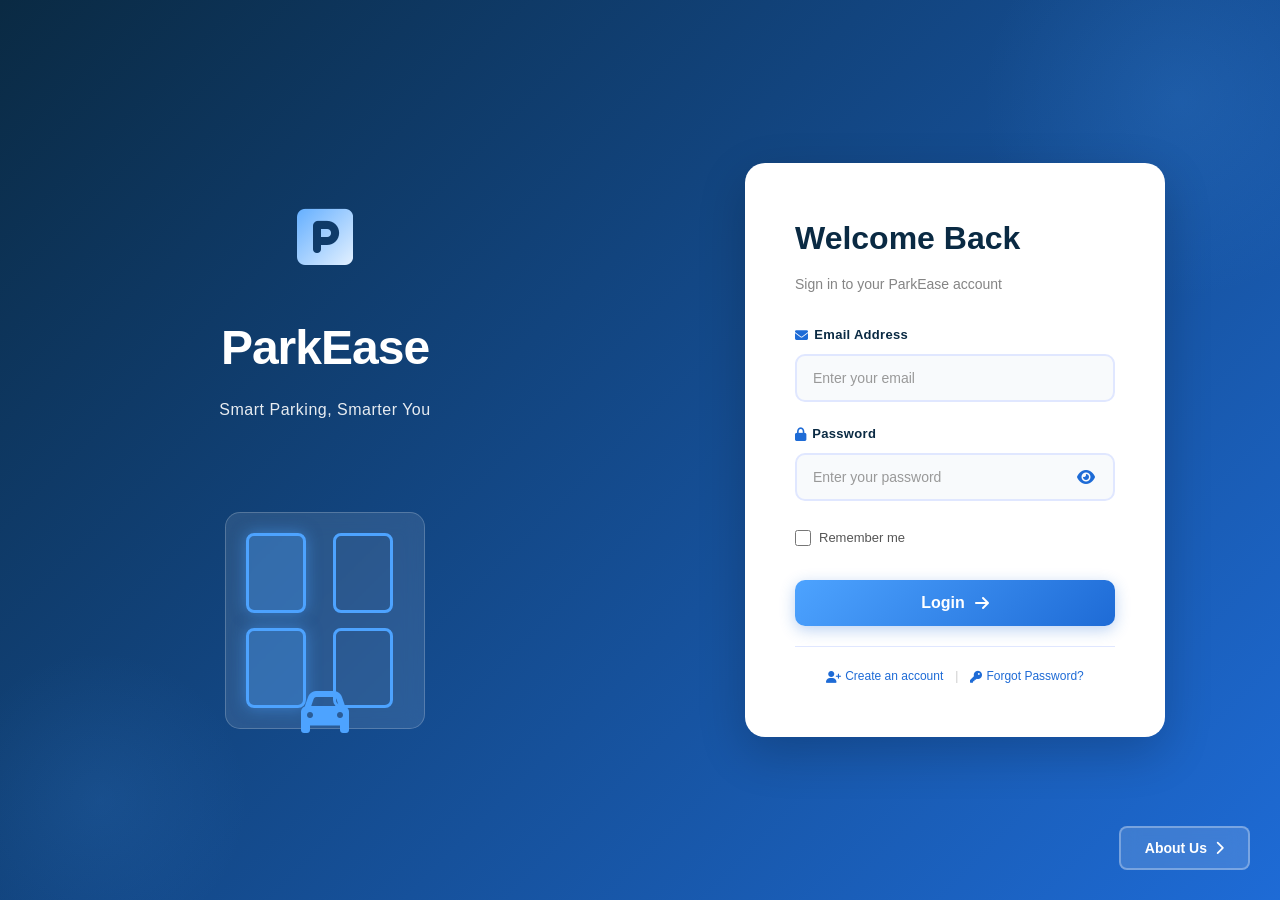
<file: index.html>
<!DOCTYPE html>
<html lang="en">
<head>
    <meta charset="UTF-8">
    <meta name="viewport" content="width=device-width, initial-scale=1.0">
    <title>ParkEase - Parking Management System</title>
    <link rel="stylesheet" href="style.css">
    <link rel="stylesheet" href="https://cdnjs.cloudflare.com/ajax/libs/font-awesome/6.4.0/css/all.min.css">
</head>
<body>
    <!-- Page 1: Login Form Section -->
    <section class="login-section" id="loginPage">
        <div class="login-container">
            <!-- Left Side: Illustrations and Brand -->
            <div class="login-left">
                <div class="brand-section">
                    <div class="brand-icon">
                        <i class="fas fa-parking"></i>
                    </div>
                    <h1 class="brand-name">ParkEase</h1>
                    <p class="brand-tagline">Smart Parking, Smarter You</p>
                </div>
                <div class="illustration-container">
                    <div class="parking-illustration">
                        <div class="parking-lot">
                            <div class="parking-slot active"></div>
                            <div class="parking-slot"></div>
                            <div class="parking-slot active"></div>
                            <div class="parking-slot"></div>
                        </div>
                        <div class="car-icon">
                            <i class="fas fa-car"></i>
                        </div>
                    </div>
                </div>
            </div>

            <!-- Right Side: Login Form -->
            <div class="login-right">
                <div class="login-form-container">
                    <h2 class="form-title">Welcome Back</h2>
                    <p class="form-subtitle">Sign in to your ParkEase account</p>

                    <form class="login-form" id="loginForm">
                        <!-- Email Field -->
                        <div class="form-group">
                            <label for="email" class="form-label">
                                <i class="fas fa-envelope"></i> Email Address
                            </label>
                            <input 
                                type="email" 
                                id="email" 
                                class="form-input" 
                                placeholder="Enter your email"
                                required
                            >
                            <div class="input-glow"></div>
                        </div>

                        <!-- Password Field -->
                        <div class="form-group">
                            <label for="password" class="form-label">
                                <i class="fas fa-lock"></i> Password
                            </label>
                            <div class="password-wrapper">
                                <input 
                                    type="password" 
                                    id="password" 
                                    class="form-input" 
                                    placeholder="Enter your password"
                                    required
                                >
                                <button type="button" class="toggle-password" id="togglePassword">
                                    <i class="fas fa-eye"></i>
                                </button>
                            </div>
                            <div class="input-glow"></div>
                        </div>

                        <!-- Remember Me -->
                        <div class="form-remember">
                            <input type="checkbox" id="rememberMe">
                            <label for="rememberMe">Remember me</label>
                        </div>

                        <!-- Login Button -->
                        <button type="submit" class="login-button">
                            <span>Login</span>
                            <i class="fas fa-arrow-right"></i>
                        </button>
                    </form>

                    <!-- Links -->
                    <div class="form-links">
                        <a href="#" class="link-text register-link">
                            <i class="fas fa-user-plus"></i> Create an account
                        </a>
                        <span class="link-divider">|</span>
                        <a href="#" class="link-text forgot-link">
                            <i class="fas fa-key"></i> Forgot Password?
                        </a>
                    </div>

                    <!-- Demo Info -->
                    <div class="demo-info">
                        <p><strong>Demo Credentials:</strong></p>
                        <p>Email: <code>Parking@parkease.com</code></p>
                        <p>Password: <code>Park123</code></p>
                    </div>
                </div>
            </div>
        </div>

        <!-- Navigation to About Page -->
        <div class="nav-buttons">
            <button class="nav-button next-btn" id="goToAbout">
                About Us <i class="fas fa-chevron-right"></i>
            </button>
        </div>
    </section>

    <!-- Page 2: About Us Section -->
    <section class="about-section" id="aboutPage" style="display: none;">
        <div class="about-container">
            <!-- Header -->
            <div class="about-header">
                <h2 class="about-title">About ParkEase</h2>
                <div class="title-underline"></div>
                <p class="about-subtitle">Revolutionizing Urban Parking Management</p>
            </div>

            <!-- Content Row -->
            <div class="about-content">
                <!-- Left: Text Content -->
                <div class="about-text">
                    <div class="about-section-item">
                        <h3>Find Parking with Ease</h3>
                        <p>
                            ParkEase uses advanced real-time tracking to help you discover available parking slots 
                            instantly. No more circling around looking for a spot. Our intelligent system shows you 
                            exactly where to go.
                        </p>
                    </div>

                    <div class="about-section-item">
                        <h3>Real-Time Availability</h3>
                        <p>
                            Monitor parking lot capacity in real-time. Our sensors and smart technology provide 
                            up-to-the-minute updates on parking availability across all connected locations in your area.
                        </p>
                    </div>

                    <div class="about-section-item">
                        <h3>Seamless Experience</h3>
                        <p>
                            From finding a spot to payment, ParkEase streamlines every step of your parking journey. 
                            A modern, intuitive interface makes parking management effortless and convenient for everyone.
                        </p>
                    </div>
                </div>

                <!-- Right: Illustrations -->
                <div class="about-illustrations">
                    <div class="illustration-card parking-lot-illust">
                        <i class="fas fa-square-parking"></i>
                        <h4>Smart Parking Lots</h4>
                    </div>

                    <div class="illustration-card map-illust">
                        <i class="fas fa-map-location-dot"></i>
                        <h4>GPS Navigation</h4>
                    </div>

                    <div class="illustration-card tech-illust">
                        <i class="fas fa-microchip"></i>
                        <h4>IoT Technology</h4>
                    </div>

                    <div class="illustration-card payment-illust">
                        <i class="fas fa-mobile-screen"></i>
                        <h4>Mobile Payments</h4>
                    </div>
                </div>
            </div>

            <!-- Features Grid -->
            <div class="features-section">
                <h3 class="features-title">Our Features</h3>
                <div class="features-grid">
                    <div class="feature-card">
                        <div class="feature-icon">
                            <i class="fas fa-bolt"></i>
                        </div>
                        <h4>Lightning Fast</h4>
                        <p>Get parking information in milliseconds</p>
                    </div>

                    <div class="feature-card">
                        <div class="feature-icon">
                            <i class="fas fa-lock"></i>
                        </div>
                        <h4>Secure & Safe</h4>
                        <p>Enterprise-grade security for your data</p>
                    </div>

                    <div class="feature-card">
                        <div class="feature-icon">
                            <i class="fas fa-globe"></i>
                        </div>
                        <h4>Global Access</h4>
                        <p>Works across multiple cities and regions</p>
                    </div>

                    <div class="feature-card">
                        <div class="feature-icon">
                            <i class="fas fa-chart-line"></i>
                        </div>
                        <h4>Smart Analytics</h4>
                        <p>Track parking trends and patterns</p>
                    </div>
                </div>
            </div>
        </div>

        <!-- Navigation buttons -->
        <div class="nav-buttons">
            <button class="nav-button prev-btn" id="goToLogin">
                <i class="fas fa-chevron-left"></i> Back to Login
            </button>
        </div>
    </section>

    <script src="script.js"></script>
</body>
</html>
</file>
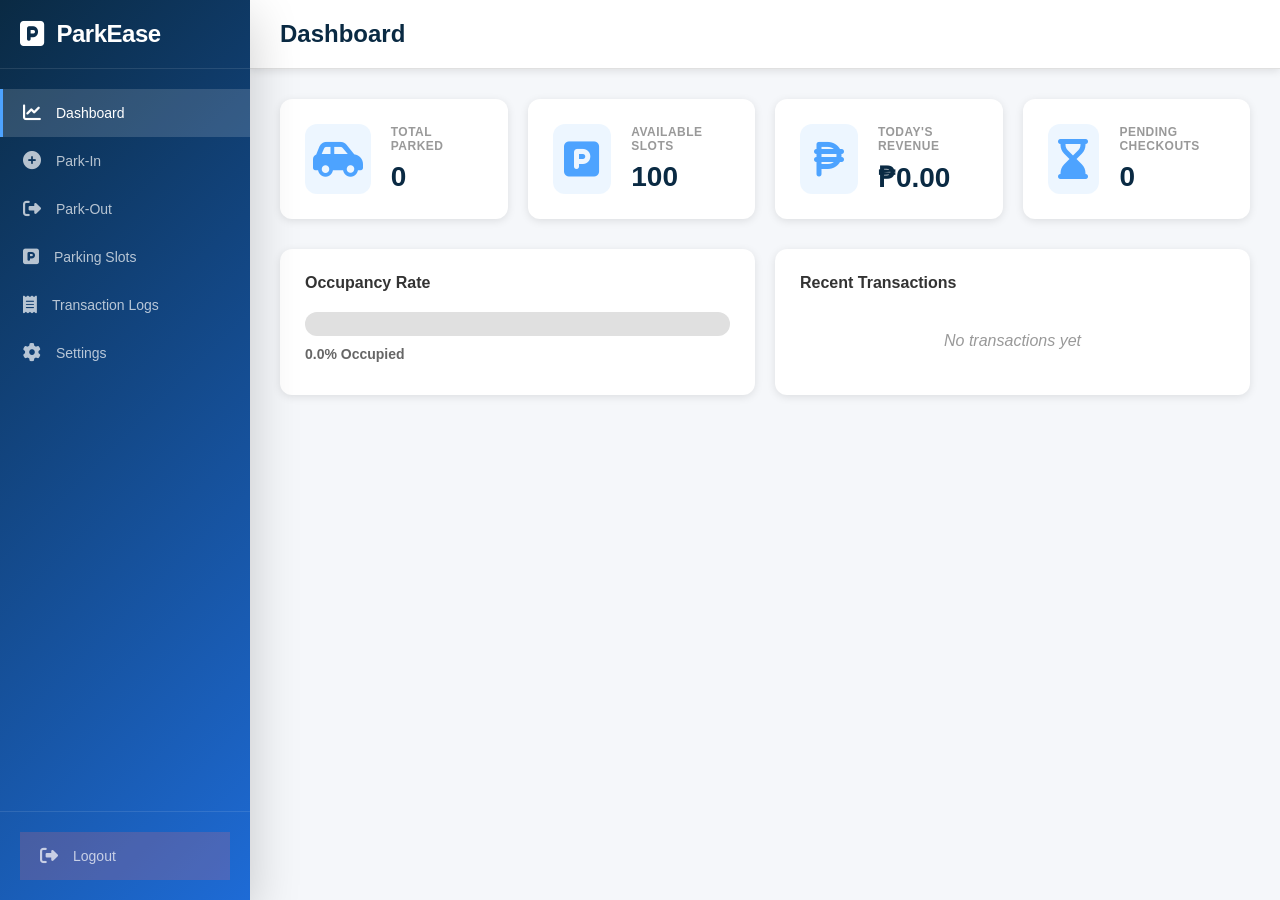
<file: dashboard.html>
<!DOCTYPE html>
<html lang="en">
<head>
    <meta charset="UTF-8">
    <meta name="viewport" content="width=device-width, initial-scale=1.0">
    <title>ParkEase - Admin Dashboard</title>
    <link rel="stylesheet" href="dashboard.css">
    <link rel="stylesheet" href="https://cdnjs.cloudflare.com/ajax/libs/font-awesome/6.4.0/css/all.min.css">
    <link rel="stylesheet" id="pageStylesheet" href="">
</head>
<body>
    <div class="dashboard-container" style="display: flex; width: 100%; height: 100vh;">
        <!-- Sidebar Navigation -->
        <aside class="sidebar">
            <div class="sidebar-header">
                <div class="sidebar-logo">
                    <i class="fas fa-parking"></i>
                    <span>ParkEase</span>
                </div>
                <button class="sidebar-toggle" id="sidebarToggle">
                    <i class="fas fa-times"></i>
                </button>
            </div>

            <nav class="sidebar-nav">
                <a href="#" class="nav-item active" data-page="dashboard">
                    <i class="fas fa-chart-line"></i>
                    <span>Dashboard</span>
                </a>
                <a href="#" class="nav-item" data-page="park-in">
                    <i class="fas fa-plus-circle"></i>
                    <span>Park-In</span>
                </a>
                <a href="#" class="nav-item" data-page="park-out">
                    <i class="fas fa-sign-out-alt"></i>
                    <span>Park-Out</span>
                </a>
                <a href="#" class="nav-item" data-page="slots">
                    <i class="fas fa-square-parking"></i>
                    <span>Parking Slots</span>
                </a>
                <a href="#" class="nav-item" data-page="transactions">
                    <i class="fas fa-receipt"></i>
                    <span>Transaction Logs</span>
                </a>
                <a href="#" class="nav-item" data-page="settings">
                    <i class="fas fa-cog"></i>
                    <span>Settings</span>
                </a>
            </nav>

            <div class="sidebar-footer">
                <button class="nav-item logout-btn" id="logoutBtn">
                    <i class="fas fa-sign-out-alt"></i>
                    <span>Logout</span>
                </button>
            </div>
        </aside>

        <!-- Main Content Area -->
        <main class="main-content">
            <!-- Top Header -->
            <header class="top-header">
                <div class="header-left">
                    <button class="menu-toggle" id="menuToggle">
                        <i class="fas fa-bars"></i>
                    </button>
                    <h1 class="page-title" id="pageTitle">Dashboard</h1>
                </div>

                <div class="header-right">
                </div>
            </header>

            <!-- Page Content Container -->
            <div class="content-wrapper" id="contentWrapper">
                <!-- Content will be loaded dynamically here -->
                <div class="loading-message">
                    <i class="fas fa-spinner fa-spin"></i>
                    <p>Loading...</p>
                </div>
            </div>
        </main>
    </div>

    <!-- Notification Container -->
    <div id="notificationContainer" class="notification-container"></div>

    <script src="dashboard.js"></script>
</body>
</html>
</file>
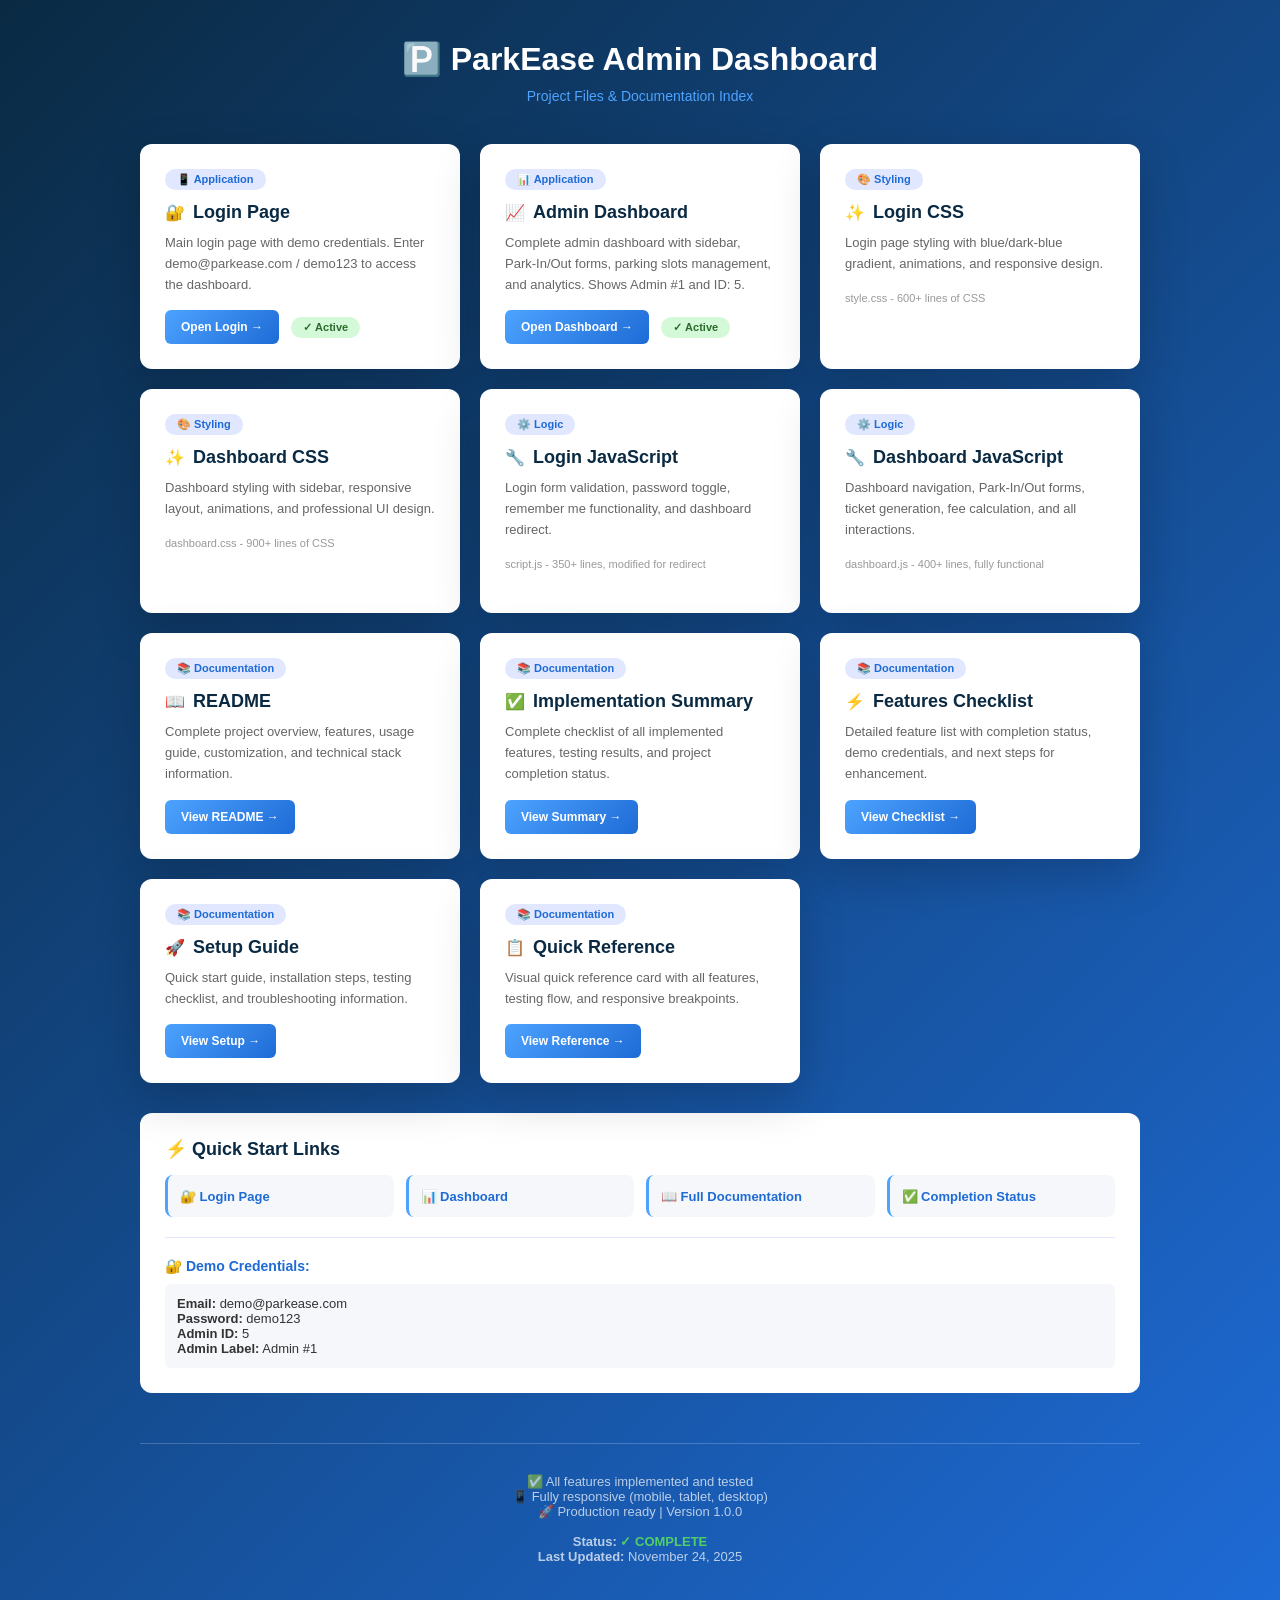
<file: index-files.html>
<!DOCTYPE html>
<html lang="en">
<head>
    <meta charset="UTF-8">
    <meta name="viewport" content="width=device-width, initial-scale=1.0">
    <title>ParkEase - Project Files Index</title>
    <style>
        * {
            margin: 0;
            padding: 0;
            box-sizing: border-box;
        }

        body {
            font-family: 'Segoe UI', Tahoma, Geneva, Verdana, sans-serif;
            background: linear-gradient(135deg, #0A2A43 0%, #1E6BD6 100%);
            min-height: 100vh;
            padding: 40px 20px;
        }

        .container {
            max-width: 1000px;
            margin: 0 auto;
        }

        h1 {
            color: white;
            text-align: center;
            margin-bottom: 10px;
            font-size: 32px;
        }

        .subtitle {
            color: #4DA3FF;
            text-align: center;
            margin-bottom: 40px;
            font-size: 14px;
        }

        .grid {
            display: grid;
            grid-template-columns: repeat(auto-fit, minmax(300px, 1fr));
            gap: 20px;
        }

        .card {
            background: white;
            padding: 25px;
            border-radius: 12px;
            box-shadow: 0 16px 48px rgba(0, 0, 0, 0.2);
            transition: all 0.3s ease;
        }

        .card:hover {
            transform: translateY(-5px);
            box-shadow: 0 20px 60px rgba(77, 163, 255, 0.3);
        }

        .card-title {
            font-size: 18px;
            font-weight: 700;
            color: #0A2A43;
            margin-bottom: 10px;
            display: flex;
            align-items: center;
            gap: 8px;
        }

        .card-type {
            display: inline-block;
            padding: 4px 12px;
            background: #E0E7FF;
            color: #1E6BD6;
            border-radius: 20px;
            font-size: 11px;
            font-weight: 600;
            margin-bottom: 12px;
        }

        .card-description {
            color: #666;
            font-size: 13px;
            line-height: 1.6;
            margin-bottom: 15px;
        }

        .card-link {
            display: inline-block;
            padding: 10px 16px;
            background: linear-gradient(135deg, #4DA3FF, #1E6BD6);
            color: white;
            text-decoration: none;
            border-radius: 6px;
            font-size: 12px;
            font-weight: 600;
            transition: all 0.3s ease;
        }

        .card-link:hover {
            transform: scale(1.05);
            box-shadow: 0 8px 20px rgba(30, 107, 214, 0.3);
        }

        .icon {
            font-size: 16px;
        }

        .quick-links {
            background: white;
            padding: 25px;
            border-radius: 12px;
            margin-top: 30px;
            box-shadow: var(--shadow-md);
        }

        .quick-links h2 {
            color: #0A2A43;
            margin-bottom: 15px;
            font-size: 18px;
        }

        .link-list {
            display: grid;
            grid-template-columns: repeat(auto-fit, minmax(200px, 1fr));
            gap: 12px;
        }

        .link-item {
            padding: 12px;
            background: #F5F7FA;
            border-radius: 8px;
            border-left: 3px solid #4DA3FF;
        }

        .link-item a {
            color: #1E6BD6;
            text-decoration: none;
            font-weight: 600;
            font-size: 13px;
        }

        .link-item a:hover {
            color: #4DA3FF;
        }

        .status-badge {
            display: inline-block;
            padding: 4px 12px;
            background: #d3f9d8;
            color: #2d6a2d;
            border-radius: 20px;
            font-size: 11px;
            font-weight: 700;
            margin-left: 8px;
        }

        .footer {
            text-align: center;
            color: rgba(255, 255, 255, 0.7);
            margin-top: 50px;
            padding-top: 30px;
            border-top: 1px solid rgba(255, 255, 255, 0.2);
            font-size: 13px;
        }

        @media (max-width: 768px) {
            h1 {
                font-size: 24px;
            }

            .grid {
                grid-template-columns: 1fr;
            }
        }
    </style>
</head>
<body>
    <div class="container">
        <h1>🅿️ ParkEase Admin Dashboard</h1>
        <p class="subtitle">Project Files & Documentation Index</p>

        <div class="grid">
            <!-- APPLICATION FILES -->
            <div class="card">
                <div class="card-type">📱 Application</div>
                <div class="card-title">
                    <span class="icon">🔐</span>
                    Login Page
                </div>
                <div class="card-description">
                    Main login page with demo credentials. Enter demo@parkease.com / demo123 to access the dashboard.
                </div>
                <a href="index.html" class="card-link">Open Login →</a>
                <span class="status-badge">✓ Active</span>
            </div>

            <div class="card">
                <div class="card-type">📊 Application</div>
                <div class="card-title">
                    <span class="icon">📈</span>
                    Admin Dashboard
                </div>
                <div class="card-description">
                    Complete admin dashboard with sidebar, Park-In/Out forms, parking slots management, and analytics. Shows Admin #1 and ID: 5.
                </div>
                <a href="dashboard.html" class="card-link">Open Dashboard →</a>
                <span class="status-badge">✓ Active</span>
            </div>

            <!-- STYLING FILES -->
            <div class="card">
                <div class="card-type">🎨 Styling</div>
                <div class="card-title">
                    <span class="icon">✨</span>
                    Login CSS
                </div>
                <div class="card-description">
                    Login page styling with blue/dark-blue gradient, animations, and responsive design.
                </div>
                <div class="card-description" style="color: #999; font-size: 11px;">
                    style.css - 600+ lines of CSS
                </div>
            </div>

            <div class="card">
                <div class="card-type">🎨 Styling</div>
                <div class="card-title">
                    <span class="icon">✨</span>
                    Dashboard CSS
                </div>
                <div class="card-description">
                    Dashboard styling with sidebar, responsive layout, animations, and professional UI design.
                </div>
                <div class="card-description" style="color: #999; font-size: 11px;">
                    dashboard.css - 900+ lines of CSS
                </div>
            </div>

            <!-- JAVASCRIPT FILES -->
            <div class="card">
                <div class="card-type">⚙️ Logic</div>
                <div class="card-title">
                    <span class="icon">🔧</span>
                    Login JavaScript
                </div>
                <div class="card-description">
                    Login form validation, password toggle, remember me functionality, and dashboard redirect.
                </div>
                <div class="card-description" style="color: #999; font-size: 11px;">
                    script.js - 350+ lines, modified for redirect
                </div>
            </div>

            <div class="card">
                <div class="card-type">⚙️ Logic</div>
                <div class="card-title">
                    <span class="icon">🔧</span>
                    Dashboard JavaScript
                </div>
                <div class="card-description">
                    Dashboard navigation, Park-In/Out forms, ticket generation, fee calculation, and all interactions.
                </div>
                <div class="card-description" style="color: #999; font-size: 11px;">
                    dashboard.js - 400+ lines, fully functional
                </div>
            </div>

            <!-- DOCUMENTATION FILES -->
            <div class="card">
                <div class="card-type">📚 Documentation</div>
                <div class="card-title">
                    <span class="icon">📖</span>
                    README
                </div>
                <div class="card-description">
                    Complete project overview, features, usage guide, customization, and technical stack information.
                </div>
                <a href="README.md" class="card-link">View README →</a>
            </div>

            <div class="card">
                <div class="card-type">📚 Documentation</div>
                <div class="card-title">
                    <span class="icon">✅</span>
                    Implementation Summary
                </div>
                <div class="card-description">
                    Complete checklist of all implemented features, testing results, and project completion status.
                </div>
                <a href="IMPLEMENTATION_SUMMARY.md" class="card-link">View Summary →</a>
            </div>

            <div class="card">
                <div class="card-type">📚 Documentation</div>
                <div class="card-title">
                    <span class="icon">⚡</span>
                    Features Checklist
                </div>
                <div class="card-description">
                    Detailed feature list with completion status, demo credentials, and next steps for enhancement.
                </div>
                <a href="DASHBOARD_FEATURES.md" class="card-link">View Checklist →</a>
            </div>

            <div class="card">
                <div class="card-type">📚 Documentation</div>
                <div class="card-title">
                    <span class="icon">🚀</span>
                    Setup Guide
                </div>
                <div class="card-description">
                    Quick start guide, installation steps, testing checklist, and troubleshooting information.
                </div>
                <a href="SETUP_GUIDE.txt" class="card-link">View Setup →</a>
            </div>

            <div class="card">
                <div class="card-type">📚 Documentation</div>
                <div class="card-title">
                    <span class="icon">📋</span>
                    Quick Reference
                </div>
                <div class="card-description">
                    Visual quick reference card with all features, testing flow, and responsive breakpoints.
                </div>
                <a href="QUICK_REFERENCE.txt" class="card-link">View Reference →</a>
            </div>
        </div>

        <div class="quick-links">
            <h2>⚡ Quick Start Links</h2>
            <div class="link-list">
                <div class="link-item">
                    <a href="index.html">🔐 Login Page</a>
                </div>
                <div class="link-item">
                    <a href="dashboard.html">📊 Dashboard</a>
                </div>
                <div class="link-item">
                    <a href="README.md">📖 Full Documentation</a>
                </div>
                <div class="link-item">
                    <a href="IMPLEMENTATION_SUMMARY.md">✅ Completion Status</a>
                </div>
            </div>

            <div style="margin-top: 20px; padding-top: 20px; border-top: 1px solid #E0E7FF;">
                <h3 style="color: #1E6BD6; font-size: 14px; margin-bottom: 10px;">🔐 Demo Credentials:</h3>
                <div style="background: #F5F7FA; padding: 12px; border-radius: 6px; font-size: 13px; color: #333;">
                    <strong>Email:</strong> demo@parkease.com<br>
                    <strong>Password:</strong> demo123<br>
                    <strong>Admin ID:</strong> 5<br>
                    <strong>Admin Label:</strong> Admin #1
                </div>
            </div>
        </div>

        <div class="footer">
            <p>✅ All features implemented and tested<br>
            📱 Fully responsive (mobile, tablet, desktop)<br>
            🚀 Production ready | Version 1.0.0<br>
            <br>
            <strong>Status:</strong> <span style="color: #51cf66; font-weight: 700;">✓ COMPLETE</span><br>
            <strong>Last Updated:</strong> November 24, 2025
            </p>
        </div>
    </div>
</body>
</html>
</file>
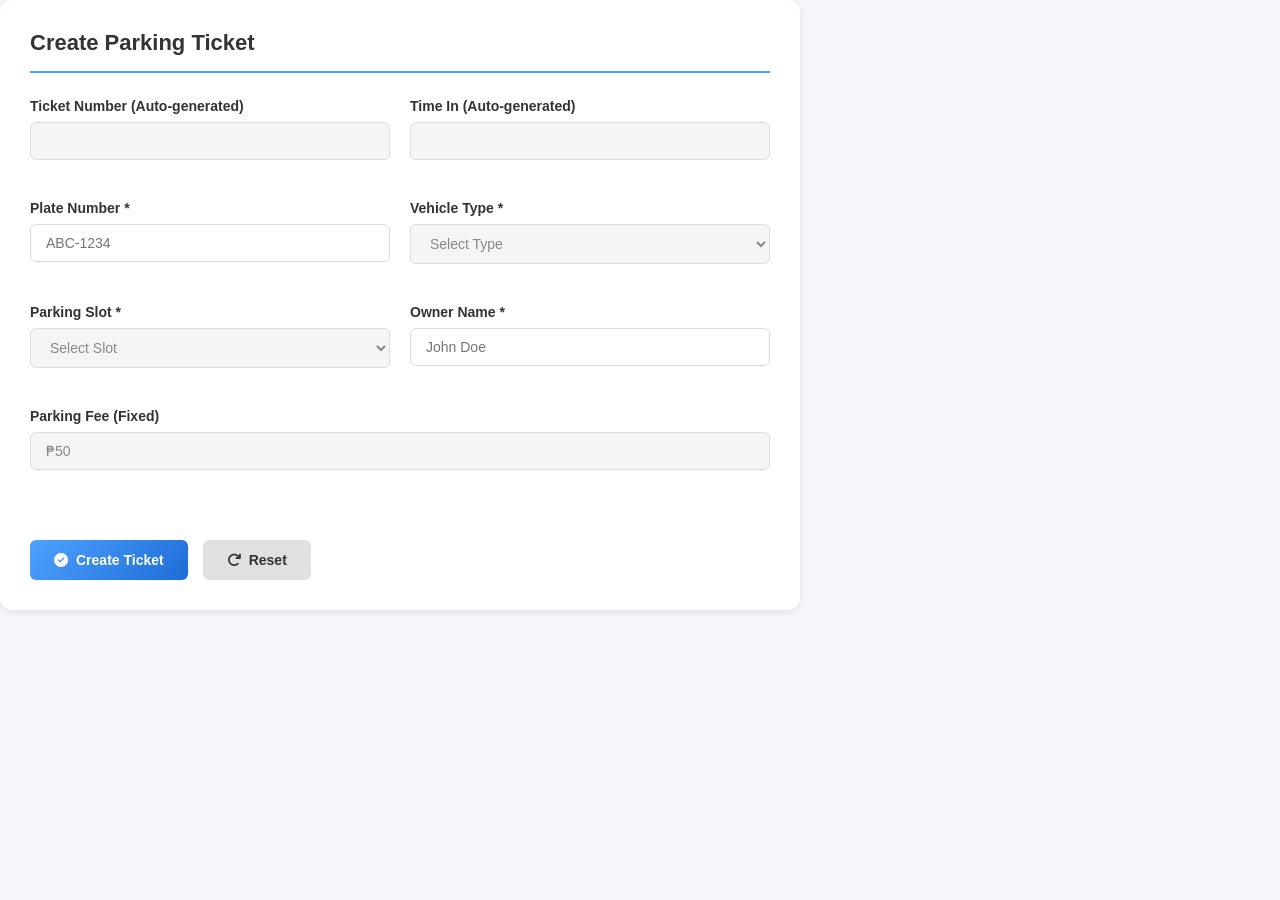
<file: park-in.html>
<!DOCTYPE html>
<html lang="en">
<head>
    <meta charset="UTF-8">
    <meta name="viewport" content="width=device-width, initial-scale=1.0">
    <title>Park-In - ParkEase</title>
    <link rel="stylesheet" href="dashboard.css">
    <link rel="stylesheet" href="https://cdnjs.cloudflare.com/ajax/libs/font-awesome/6.4.0/css/all.min.css">
</head>
<body>
    <div class="form-card">
    <h2>Create Parking Ticket</h2>
    <form id="parkInForm" class="admin-form">
        <div class="form-row">
            <div class="form-group">
                <label>Ticket Number (Auto-generated)</label>
                <input type="text" id="ticketNumber" class="form-input" readonly>
            </div>
            <div class="form-group">
                <label>Time In (Auto-generated)</label>
                <input type="text" id="timeIn" class="form-input" readonly>
            </div>
        </div>

        <div class="form-row">
            <div class="form-group">
                <label>Plate Number *</label>
                <input type="text" id="plateNumber" class="form-input" placeholder="ABC-1234" required>
            </div>
            <div class="form-group">
                <label>Vehicle Type *</label>
                <select id="vehicleType" class="form-input" required>
                    <option value="">Select Type</option>
                    <option value="Sedan">Sedan</option>
                    <option value="SUV">SUV</option>
                    <option value="Truck">Truck</option>
                    <option value="Van">Van</option>
                    <option value="Motorcycle">Motorcycle</option>
                </select>
            </div>
        </div>

        <div class="form-row">
            <div class="form-group">
                <label>Parking Slot *</label>
                <select id="slotNumber" class="form-input" required>
                    <option value="">Select Slot</option>
                </select>
            </div>
            <div class="form-group">
                <label>Owner Name *</label>
                <input type="text" id="ownerName" class="form-input" placeholder="John Doe" required>
            </div>
        </div>

        <div class="form-row">
            <div class="form-group">
                <label>Parking Fee (Fixed)</label>
                <input type="text" id="parkingFee" class="form-input" value="₱50" readonly>
            </div>
        </div>

        <div class="form-actions">
            <button type="submit" class="btn btn-primary">
                <i class="fas fa-check-circle"></i> Create Ticket
            </button>
            <button type="reset" class="btn btn-secondary">
                <i class="fas fa-redo"></i> Reset
            </button>
        </div>
    </form>
</div>

    <script src="dashboard.js"></script>
    <script src="park-in.js"></script>
</body>
</html>
</file>
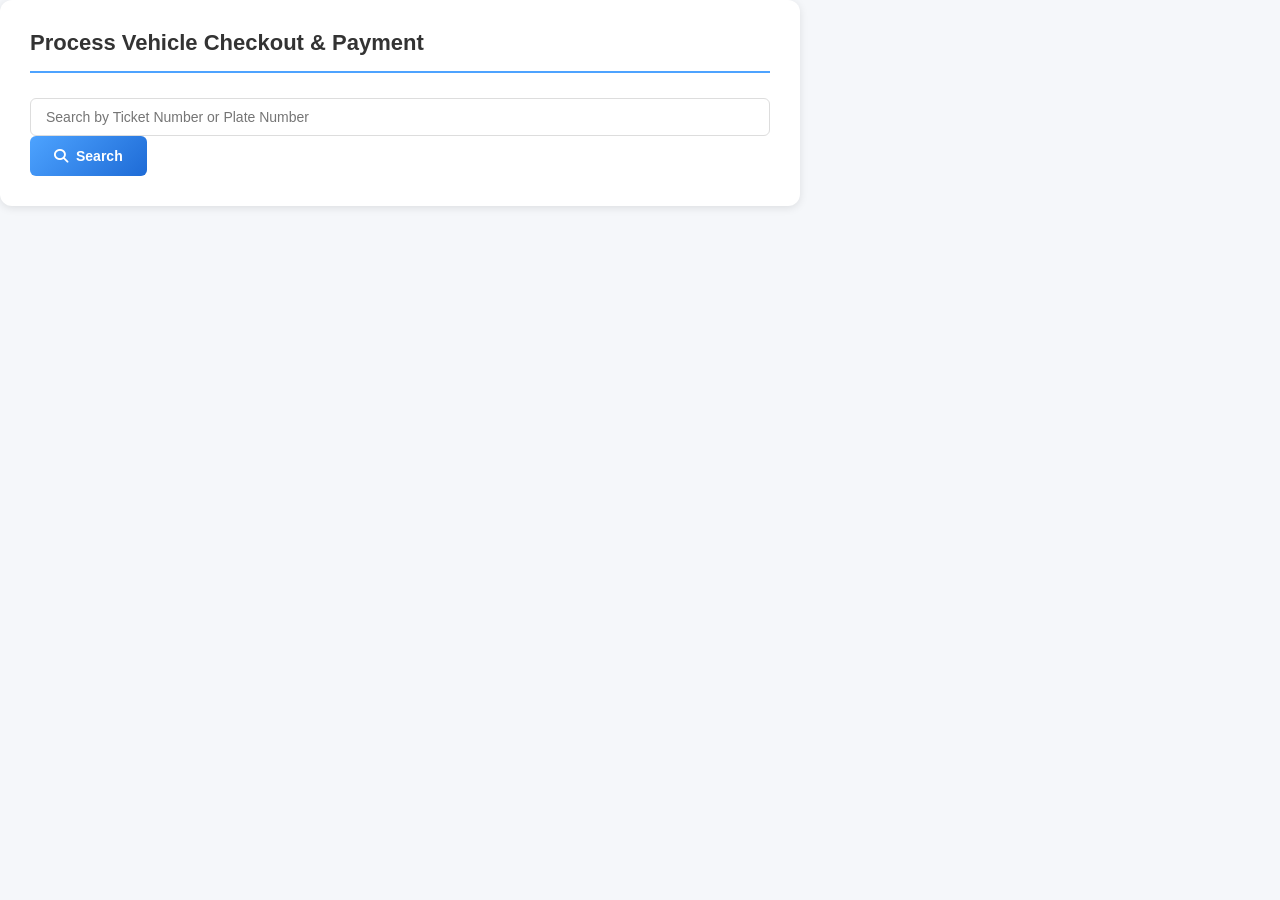
<file: park-out.html>
<!DOCTYPE html>
<html lang="en">
<head>
    <meta charset="UTF-8">
    <meta name="viewport" content="width=device-width, initial-scale=1.0">
    <title>Park-Out - ParkEase</title>
    <link rel="stylesheet" href="dashboard.css">
    <link rel="stylesheet" href="https://cdnjs.cloudflare.com/ajax/libs/font-awesome/6.4.0/css/all.min.css">
</head>
<body>
    <div class="form-card">
    <h2>Process Vehicle Checkout & Payment</h2>
    
    <div class="search-section">
        <div class="search-group">
            <input type="text" id="searchTicket" class="form-input" placeholder="Search by Ticket Number or Plate Number">
            <button type="button" id="searchBtn" class="btn btn-primary">
                <i class="fas fa-search"></i> Search
            </button>
        </div>
    </div>

    <div id="parkedVehiclesList" class="parked-vehicles-list">
        <!-- Parked vehicles will be listed here -->
    </div>

    <form id="parkOutForm" class="admin-form" style="display: none;">
        <h3>Checkout Details</h3>
        
        <div class="form-row">
            <div class="form-group">
                <label>Ticket Number</label>
                <input type="text" id="outTicketNumber" class="form-input" readonly>
            </div>
            <div class="form-group">
                <label>Plate Number</label>
                <input type="text" id="outPlateNumber" class="form-input" readonly>
            </div>
        </div>

        <div class="form-row">
            <div class="form-group">
                <label>Owner Name</label>
                <input type="text" id="outOwnerName" class="form-input" readonly>
            </div>
            <div class="form-group">
                <label>Vehicle Type</label>
                <input type="text" id="outVehicleType" class="form-input" readonly>
            </div>
        </div>

        <div class="form-row">
            <div class="form-group">
                <label>Assigned Slot</label>
                <input type="text" id="outSlot" class="form-input" readonly>
            </div>
            <div class="form-group">
                <label>Time In</label>
                <input type="text" id="outTimeIn" class="form-input" readonly>
            </div>
        </div>

        <div class="form-row">
            <div class="form-group">
                <label>Time Out</label>
                <input type="text" id="outTimeOut" class="form-input" readonly>
            </div>
            <div class="form-group">
                <label>Parking Fee (Fixed)</label>
                <input type="text" id="outFee" class="form-input" value="₱50" readonly>
            </div>
        </div>

        <div class="form-actions">
            <button type="submit" class="btn btn-primary">
                <i class="fas fa-check-circle"></i> Process Payment & Checkout
            </button>
            <button type="button" class="btn btn-secondary" id="clearParkOutBtn">
                <i class="fas fa-times-circle"></i> Clear
            </button>
        </div>
        </form>
    </div>

    <script src="dashboard.js"></script>
    <script src="park-out.js"></script>
</body>
</html>
</file>
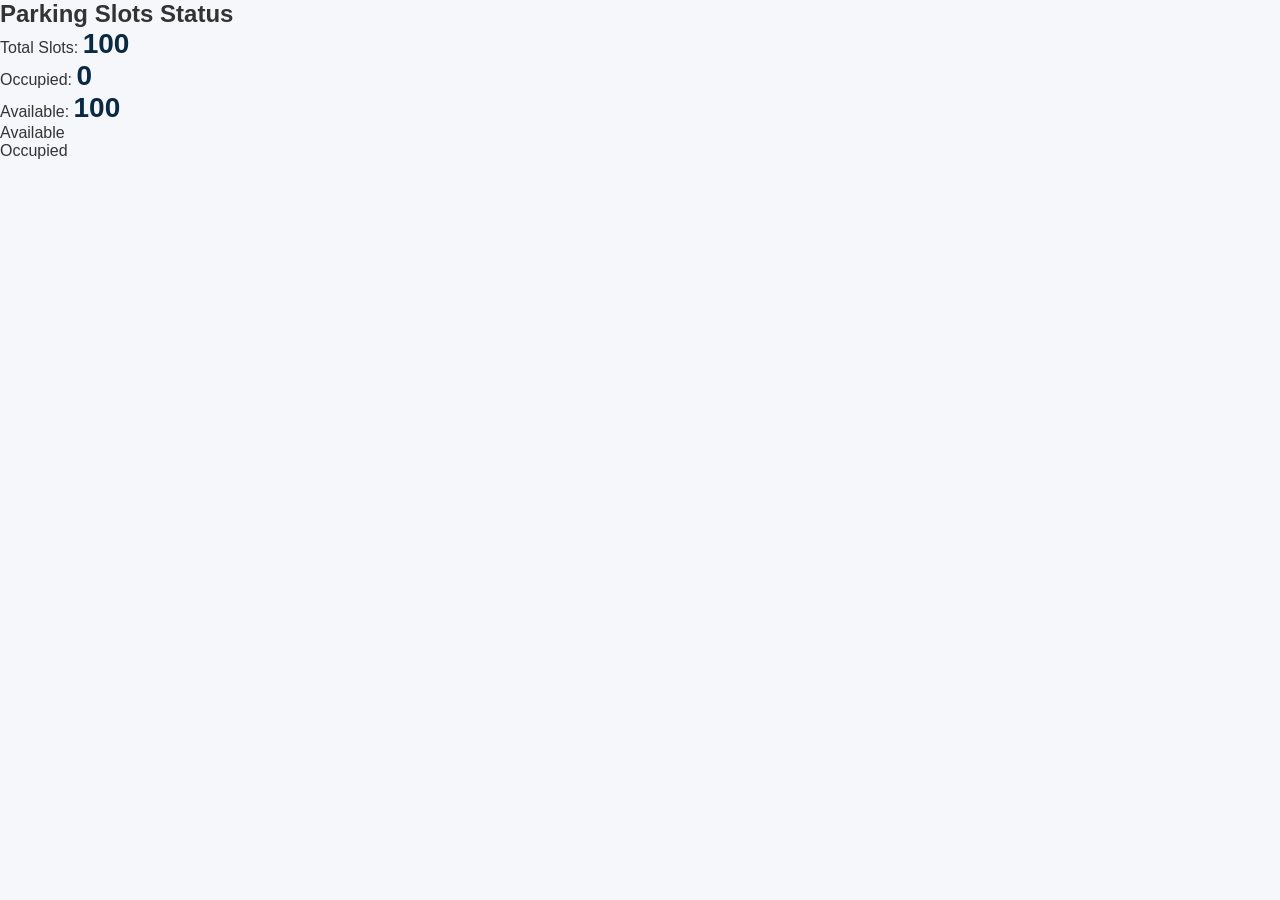
<file: parking-slots.html>
<!DOCTYPE html>
<html lang="en">
<head>
    <meta charset="UTF-8">
    <meta name="viewport" content="width=device-width, initial-scale=1.0">
    <title>Parking Slots - ParkEase</title>
    <link rel="stylesheet" href="dashboard.css">
    <link rel="stylesheet" href="https://cdnjs.cloudflare.com/ajax/libs/font-awesome/6.4.0/css/all.min.css">
</head>
<body>
    <div class="slots-info">
        <h2>Parking Slots Status</h2>
        <div class="slots-stats">
            <div class="stat-item">
                <span class="stat-label">Total Slots:</span>
                <span class="stat-value" id="totalSlotsCount">100</span>
            </div>
            <div class="stat-item">
                <span class="stat-label">Occupied:</span>
                <span class="stat-value occupied" id="occupiedCount">0</span>
            </div>
            <div class="stat-item">
                <span class="stat-label">Available:</span>
                <span class="stat-value available" id="availableCount">100</span>
            </div>
        </div>
        <div class="slots-legend">
            <div class="legend-item">
                <div class="legend-color available"></div>
                <span>Available</span>
            </div>
            <div class="legend-item">
                <div class="legend-color occupied"></div>
                <span>Occupied</span>
            </div>
        </div>
    </div>
    <div class="slots-grid" id="slotsGrid">
        <!-- Slots will be generated dynamically -->
    </div>

    <script src="dashboard.js"></script>
    <script src="parking-slots.js"></script>
</body>
</html>
</file>
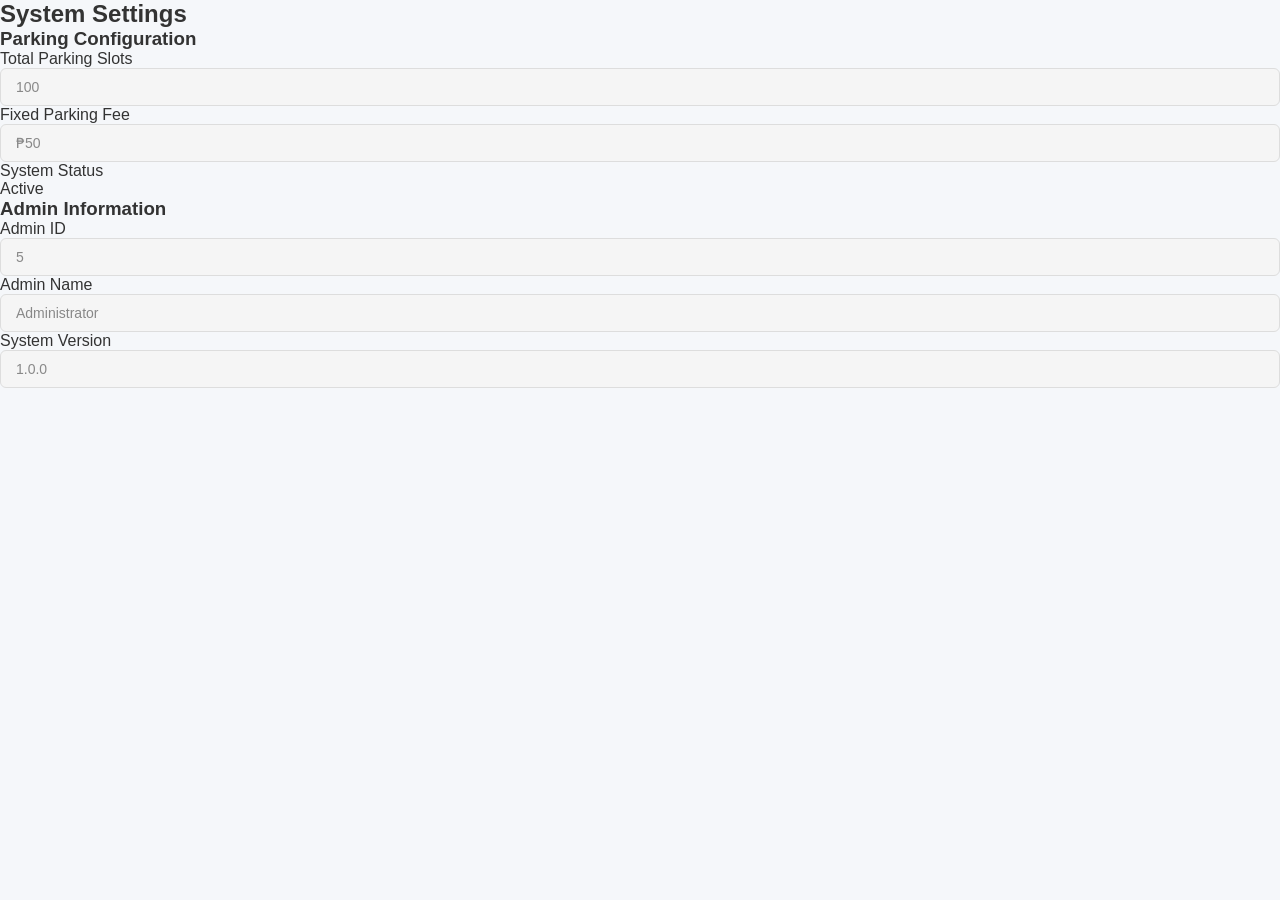
<file: settings.html>
<!DOCTYPE html>
<html lang="en">
<head>
    <meta charset="UTF-8">
    <meta name="viewport" content="width=device-width, initial-scale=1.0">
    <title>Settings - ParkEase</title>
    <link rel="stylesheet" href="dashboard.css">
    <link rel="stylesheet" href="https://cdnjs.cloudflare.com/ajax/libs/font-awesome/6.4.0/css/all.min.css">
</head>
<body>
    <div class="settings-container">
    <h2>System Settings</h2>
    
    <div class="settings-section">
        <h3>Parking Configuration</h3>
        <div class="setting-item">
            <label>Total Parking Slots</label>
            <input type="text" class="form-input" value="100" readonly>
        </div>
        <div class="setting-item">
            <label>Fixed Parking Fee</label>
            <input type="text" class="form-input" value="₱50" readonly>
        </div>
        <div class="setting-item">
            <label>System Status</label>
            <div class="status-badge active">Active</div>
        </div>
    </div>

    <div class="settings-section">
        <h3>Admin Information</h3>
        <div class="setting-item">
            <label>Admin ID</label>
            <input type="text" class="form-input" value="5" readonly>
        </div>
        <div class="setting-item">
            <label>Admin Name</label>
            <input type="text" class="form-input" value="Administrator" readonly>
        </div>
        <div class="setting-item">
            <label>System Version</label>
                <input type="text" class="form-input" value="1.0.0" readonly>
            </div>
        </div>
    </div>

    <script src="dashboard.js"></script>
    <script src="settings.js"></script>
</body>
</html>
</file>
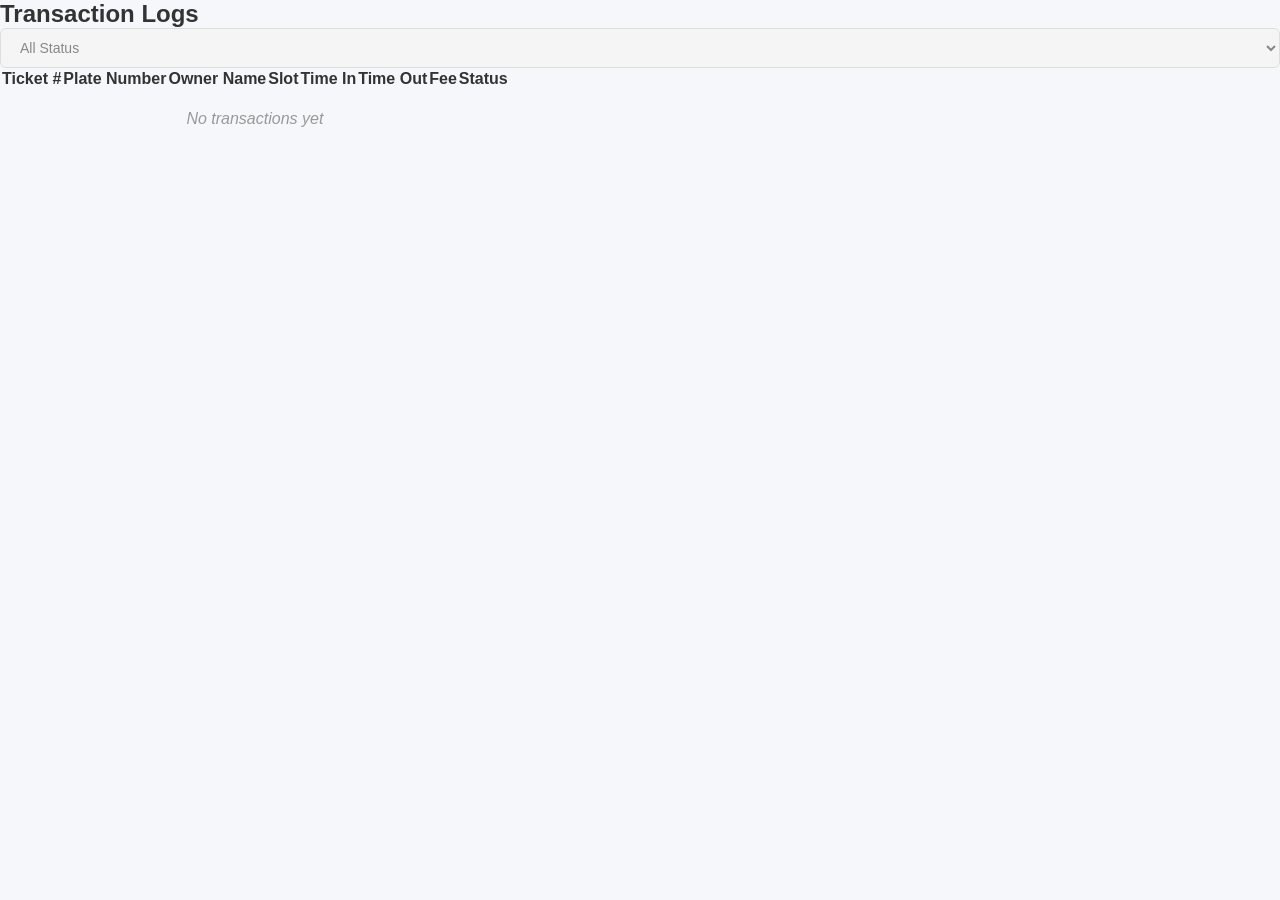
<file: transactions.html>
<!DOCTYPE html>
<html lang="en">
<head>
    <meta charset="UTF-8">
    <meta name="viewport" content="width=device-width, initial-scale=1.0">
    <title>Transactions - ParkEase</title>
    <link rel="stylesheet" href="dashboard.css">
    <link rel="stylesheet" href="https://cdnjs.cloudflare.com/ajax/libs/font-awesome/6.4.0/css/all.min.css">
</head>
<body>
    <div class="transactions-header">
    <h2>Transaction Logs</h2>
    <div class="transaction-filters">
        <select id="filterStatus" class="form-input">
            <option value="">All Status</option>
            <option value="Pending Checkout">Pending Checkout</option>
            <option value="Completed">Completed</option>
        </select>
    </div>
</div>

<div class="table-responsive">
    <table class="data-table">
        <thead>
            <tr>
                <th>Ticket #</th>
                <th>Plate Number</th>
                <th>Owner Name</th>
                <th>Slot</th>
                <th>Time In</th>
                <th>Time Out</th>
                <th>Fee</th>
                <th>Status</th>
            </tr>
        </thead>
        <tbody id="transactionTableBody">
            <tr>
                <td colspan="8" class="empty-message">No transactions yet</td>
            </tr>
        </tbody>
        </table>
    </div>

    <script src="dashboard.js"></script>
    <script src="transactions.js"></script>
</body>
</html>
</file>
<file: style.css>
/* ============================================
   ROOT & GENERAL STYLES
   ============================================ */

:root {
    --light-blue: #4DA3FF;
    --blue: #1E6BD6;
    --dark-blue: #0A2A43;
    --white: #FFFFFF;
    --gray-light: #F5F7FA;
    --gray-dark: #1A2332;
    --transition: all 0.3s cubic-bezier(0.4, 0, 0.2, 1);
    --shadow-sm: 0 2px 8px rgba(0, 0, 0, 0.1);
    --shadow-md: 0 8px 24px rgba(0, 0, 0, 0.15);
    --shadow-lg: 0 16px 48px rgba(0, 0, 0, 0.2);
}

* {
    margin: 0;
    padding: 0;
    box-sizing: border-box;
}

html {
    scroll-behavior: smooth;
}

body {
    font-family: 'Segoe UI', Tahoma, Geneva, Verdana, sans-serif;
    line-height: 1.6;
    color: #333;
    background: #f9fafb;
}

/* ============================================
   PAGE 1: LOGIN SECTION STYLES
   ============================================ */

.login-section {
    min-height: 100vh;
    background: linear-gradient(135deg, var(--dark-blue) 0%, var(--blue) 100%);
    display: flex;
    align-items: center;
    justify-content: center;
    padding: 20px;
    position: relative;
    overflow: hidden;
}

/* Animated Background Elements */
.login-section::before {
    content: '';
    position: absolute;
    width: 400px;
    height: 400px;
    background: radial-gradient(circle, rgba(77, 163, 255, 0.15) 0%, transparent 70%);
    border-radius: 50%;
    top: -100px;
    right: -100px;
    animation: float 6s ease-in-out infinite;
}

.login-section::after {
    content: '';
    position: absolute;
    width: 300px;
    height: 300px;
    background: radial-gradient(circle, rgba(77, 163, 255, 0.1) 0%, transparent 70%);
    border-radius: 50%;
    bottom: -50px;
    left: -50px;
    animation: float 8s ease-in-out infinite reverse;
}

@keyframes float {
    0%, 100% {
        transform: translateY(0px);
    }
    50% {
        transform: translateY(30px);
    }
}

.login-container {
    display: grid;
    grid-template-columns: 1fr 1fr;
    gap: 60px;
    max-width: 1200px;
    width: 100%;
    z-index: 10;
    align-items: center;
}

/* Left Side: Branding & Illustrations */
.login-left {
    display: flex;
    flex-direction: column;
    align-items: center;
    justify-content: center;
    color: var(--white);
    text-align: center;
}

.brand-section {
    margin-bottom: 50px;
    animation: slideInLeft 0.8s ease-out;
}

.brand-icon {
    font-size: 64px;
    margin-bottom: 20px;
    display: inline-block;
    background: linear-gradient(135deg, var(--light-blue), var(--white));
    -webkit-background-clip: text;
    -webkit-text-fill-color: transparent;
    background-clip: text;
}

.brand-name {
    font-size: 48px;
    font-weight: 700;
    margin-bottom: 10px;
    letter-spacing: -1px;
}

.brand-tagline {
    font-size: 16px;
    opacity: 0.9;
    font-weight: 300;
    letter-spacing: 0.5px;
}

@keyframes slideInLeft {
    from {
        opacity: 0;
        transform: translateX(-50px);
    }
    to {
        opacity: 1;
        transform: translateX(0);
    }
}

/* Parking Illustration */
.illustration-container {
    display: flex;
    justify-content: center;
    margin-top: 40px;
}

.parking-illustration {
    position: relative;
    width: 200px;
    height: 200px;
    animation: slideInLeft 0.8s ease-out 0.2s both;
}

.parking-lot {
    display: grid;
    grid-template-columns: repeat(2, 1fr);
    gap: 15px;
    padding: 20px;
    background: rgba(255, 255, 255, 0.1);
    backdrop-filter: blur(10px);
    border-radius: 15px;
    border: 1px solid rgba(255, 255, 255, 0.2);
}

.parking-slot {
    width: 60px;
    height: 80px;
    border: 3px solid var(--light-blue);
    border-radius: 8px;
    background: transparent;
    position: relative;
    transition: var(--transition);
}

.parking-slot.active {
    background: rgba(77, 163, 255, 0.3);
    box-shadow: 0 0 15px rgba(77, 163, 255, 0.5);
}

.parking-slot:hover {
    transform: scale(1.05);
}

.car-icon {
    position: absolute;
    bottom: -40px;
    left: 50%;
    transform: translateX(-50%);
    font-size: 48px;
    color: var(--light-blue);
    animation: moveCar 3s ease-in-out infinite;
}

@keyframes moveCar {
    0%, 100% {
        transform: translateX(-50%) translateY(0);
    }
    50% {
        transform: translateX(-50%) translateY(-20px);
    }
}

/* Right Side: Login Form */
.login-right {
    display: flex;
    align-items: center;
    justify-content: center;
}

.login-form-container {
    background: var(--white);
    padding: 50px;
    border-radius: 20px;
    box-shadow: var(--shadow-lg);
    backdrop-filter: blur(10px);
    width: 100%;
    max-width: 420px;
    animation: slideInRight 0.8s ease-out;
}

@keyframes slideInRight {
    from {
        opacity: 0;
        transform: translateX(50px);
    }
    to {
        opacity: 1;
        transform: translateX(0);
    }
}

.form-title {
    font-size: 32px;
    color: var(--dark-blue);
    margin-bottom: 8px;
    font-weight: 700;
}

.form-subtitle {
    font-size: 14px;
    color: #666;
    margin-bottom: 30px;
    opacity: 0.8;
}

.login-form {
    display: flex;
    flex-direction: column;
    gap: 22px;
}

/* Form Groups */
.form-group {
    position: relative;
    display: flex;
    flex-direction: column;
    gap: 8px;
}

.form-label {
    font-size: 13px;
    font-weight: 600;
    color: var(--dark-blue);
    letter-spacing: 0.3px;
    display: flex;
    align-items: center;
    gap: 6px;
}

.form-label i {
    color: var(--blue);
}

/* Input Fields */
.form-input {
    padding: 14px 16px;
    border: 2px solid #e0e7ff;
    border-radius: 10px;
    font-size: 14px;
    color: var(--dark-blue);
    background: #f8fafc;
    transition: var(--transition);
    font-family: 'Segoe UI', sans-serif;
}

.form-input:focus {
    outline: none;
    border-color: var(--light-blue);
    background: var(--white);
    box-shadow: 0 0 20px rgba(77, 163, 255, 0.3);
}

.form-input::placeholder {
    color: #999;
}

.input-glow {
    position: absolute;
    bottom: -8px;
    left: 0;
    right: 0;
    height: 3px;
    background: linear-gradient(90deg, transparent, var(--light-blue), transparent);
    border-radius: 50%;
    opacity: 0;
    transition: opacity 0.3s ease;
}

.form-input:focus ~ .input-glow {
    opacity: 1;
}

/* Password Wrapper */
.password-wrapper {
    position: relative;
    display: flex;
    align-items: center;
    width: 100%;
}

.password-wrapper .form-input {
    width: 100%;
    padding-right: 40px;
}

.toggle-password {
    position: absolute;
    right: 12px;
    background: none;
    border: none;
    color: var(--blue);
    cursor: pointer;
    font-size: 16px;
    padding: 8px;
    display: flex;
    align-items: center;
    justify-content: center;
    transition: var(--transition);
    z-index: 5;
    top: 50%;
    transform: translateY(-50%);
}

.toggle-password:hover {
    color: var(--light-blue);
    transform: translateY(-50%) scale(1.1);
}

/* Remember Me */
.form-remember {
    display: flex;
    align-items: center;
    gap: 8px;
    font-size: 13px;
    color: #555;
    margin-top: 5px;
}

.form-remember input[type="checkbox"] {
    width: 16px;
    height: 16px;
    cursor: pointer;
    accent-color: var(--light-blue);
}

/* Login Button */
.login-button {
    padding: 14px 24px;
    background: linear-gradient(135deg, var(--light-blue), var(--blue));
    color: var(--white);
    border: none;
    border-radius: 10px;
    font-size: 16px;
    font-weight: 600;
    cursor: pointer;
    transition: var(--transition);
    display: flex;
    align-items: center;
    justify-content: center;
    gap: 10px;
    margin-top: 10px;
    box-shadow: 0 4px 15px rgba(30, 107, 214, 0.3);
}

.login-button:hover {
    transform: translateY(-2px);
    box-shadow: 0 8px 25px rgba(30, 107, 214, 0.4);
}

.login-button:active {
    transform: translateY(0);
}

.login-button i {
    transition: var(--transition);
}

.login-button:hover i {
    transform: translateX(4px);
}

/* Form Links */
.form-links {
    display: flex;
    align-items: center;
    justify-content: center;
    gap: 12px;
    margin-top: 20px;
    font-size: 12px;
    border-top: 1px solid #e0e7ff;
    padding-top: 20px;
}

.link-text {
    color: var(--blue);
    text-decoration: none;
    transition: var(--transition);
    display: flex;
    align-items: center;
    gap: 4px;
    font-weight: 500;
}

.link-text:hover {
    color: var(--light-blue);
    transform: translateX(2px);
}

.link-divider {
    color: #ccc;
}

/* Demo Info */
.demo-info {
    display: none;
}

/* Navigation Buttons */
.nav-buttons {
    position: absolute;
    bottom: 30px;
    right: 30px;
    z-index: 20;
}

.nav-button {
    padding: 12px 24px;
    background: rgba(255, 255, 255, 0.15);
    color: var(--white);
    border: 2px solid rgba(255, 255, 255, 0.3);
    border-radius: 8px;
    font-size: 14px;
    font-weight: 600;
    cursor: pointer;
    transition: var(--transition);
    display: flex;
    align-items: center;
    gap: 8px;
    backdrop-filter: blur(10px);
}

.nav-button:hover {
    background: rgba(255, 255, 255, 0.25);
    border-color: rgba(255, 255, 255, 0.5);
    transform: translateY(-2px);
}

/* ============================================
   PAGE 2: ABOUT US SECTION STYLES
   ============================================ */

.about-section {
    min-height: 100vh;
    background: linear-gradient(180deg, var(--dark-blue) 0%, var(--blue) 100%);
    padding: 80px 20px;
    position: relative;
    overflow: hidden;
}

/* Background Decorations */
.about-section::before {
    content: '';
    position: absolute;
    width: 500px;
    height: 500px;
    background: radial-gradient(circle, rgba(77, 163, 255, 0.1) 0%, transparent 70%);
    border-radius: 50%;
    top: -200px;
    left: -100px;
    animation: float 7s ease-in-out infinite;
}

.about-section::after {
    content: '';
    position: absolute;
    width: 400px;
    height: 400px;
    background: radial-gradient(circle, rgba(77, 163, 255, 0.08) 0%, transparent 70%);
    border-radius: 50%;
    bottom: -150px;
    right: -100px;
    animation: float 9s ease-in-out infinite reverse;
}

.about-container {
    max-width: 1200px;
    margin: 0 auto;
    position: relative;
    z-index: 10;
}

/* About Header */
.about-header {
    text-align: center;
    margin-bottom: 70px;
    animation: fadeInDown 0.8s ease-out;
}

.about-title {
    font-size: 48px;
    color: var(--white);
    margin-bottom: 20px;
    font-weight: 700;
    letter-spacing: -0.5px;
}

.title-underline {
    width: 100px;
    height: 4px;
    background: linear-gradient(90deg, var(--light-blue), var(--blue));
    margin: 0 auto 20px;
    border-radius: 2px;
}

.about-subtitle {
    font-size: 18px;
    color: rgba(255, 255, 255, 0.9);
    font-weight: 300;
    letter-spacing: 0.5px;
}

@keyframes fadeInDown {
    from {
        opacity: 0;
        transform: translateY(-30px);
    }
    to {
        opacity: 1;
        transform: translateY(0);
    }
}

/* About Content */
.about-content {
    display: grid;
    grid-template-columns: 1fr 1fr;
    gap: 80px;
    align-items: center;
    margin-bottom: 80px;
}

.about-text {
    display: flex;
    flex-direction: column;
    gap: 40px;
    animation: slideInLeft 0.8s ease-out 0.2s both;
}

.about-section-item h3 {
    font-size: 22px;
    color: var(--light-blue);
    margin-bottom: 12px;
    font-weight: 600;
}

.about-section-item p {
    font-size: 15px;
    color: rgba(255, 255, 255, 0.85);
    line-height: 1.8;
    opacity: 0.95;
}

/* Illustrations Grid */
.about-illustrations {
    display: grid;
    grid-template-columns: repeat(2, 1fr);
    gap: 30px;
    animation: slideInRight 0.8s ease-out 0.2s both;
}

.illustration-card {
    background: linear-gradient(135deg, rgba(255, 255, 255, 0.12), rgba(255, 255, 255, 0.05));
    backdrop-filter: blur(10px);
    border: 2px solid rgba(255, 255, 255, 0.15);
    border-radius: 15px;
    padding: 40px 25px;
    text-align: center;
    transition: var(--transition);
    cursor: pointer;
    display: flex;
    flex-direction: column;
    align-items: center;
    gap: 15px;
}

.illustration-card:hover {
    transform: translateY(-10px);
    background: linear-gradient(135deg, rgba(255, 255, 255, 0.18), rgba(255, 255, 255, 0.08));
    border-color: rgba(77, 163, 255, 0.4);
    box-shadow: 0 15px 40px rgba(77, 163, 255, 0.2);
}

.illustration-card i {
    font-size: 48px;
    color: var(--light-blue);
    transition: var(--transition);
}

.illustration-card:hover i {
    transform: scale(1.2) rotateZ(10deg);
    color: var(--white);
}

.illustration-card h4 {
    font-size: 16px;
    color: var(--white);
    font-weight: 600;
}

/* Features Section */
.features-section {
    background: linear-gradient(135deg, rgba(255, 255, 255, 0.08), rgba(255, 255, 255, 0.02));
    border: 1px solid rgba(255, 255, 255, 0.15);
    border-radius: 20px;
    padding: 60px 40px;
    backdrop-filter: blur(10px);
    margin-top: 60px;
}

.features-title {
    font-size: 32px;
    color: var(--white);
    text-align: center;
    margin-bottom: 50px;
    font-weight: 700;
}

.features-grid {
    display: grid;
    grid-template-columns: repeat(auto-fit, minmax(240px, 1fr));
    gap: 30px;
}

.feature-card {
    background: linear-gradient(135deg, rgba(77, 163, 255, 0.15), rgba(30, 107, 214, 0.1));
    border: 1px solid rgba(77, 163, 255, 0.3);
    border-radius: 15px;
    padding: 30px;
    text-align: center;
    transition: var(--transition);
    display: flex;
    flex-direction: column;
    align-items: center;
    gap: 15px;
}

.feature-card:hover {
    transform: translateY(-8px);
    background: linear-gradient(135deg, rgba(77, 163, 255, 0.25), rgba(30, 107, 214, 0.18));
    border-color: rgba(77, 163, 255, 0.5);
    box-shadow: 0 12px 35px rgba(77, 163, 255, 0.15);
}

.feature-icon {
    width: 60px;
    height: 60px;
    background: linear-gradient(135deg, var(--light-blue), var(--blue));
    border-radius: 12px;
    display: flex;
    align-items: center;
    justify-content: center;
    font-size: 28px;
    color: var(--white);
    transition: var(--transition);
}

.feature-card:hover .feature-icon {
    transform: scale(1.1) rotateY(10deg);
}

.feature-card h4 {
    font-size: 18px;
    color: var(--white);
    font-weight: 600;
}

.feature-card p {
    font-size: 13px;
    color: rgba(255, 255, 255, 0.8);
    line-height: 1.6;
}

/* ============================================
   RESPONSIVE DESIGN
   ============================================ */

@media (max-width: 768px) {
    /* Login Section */
    .login-container {
        grid-template-columns: 1fr;
        gap: 40px;
    }

    .login-left {
        order: 2;
    }

    .login-right {
        order: 1;
    }

    .brand-section {
        margin-bottom: 30px;
    }

    .brand-name {
        font-size: 36px;
    }

    .login-form-container {
        padding: 40px 30px;
        max-width: 100%;
    }

    .form-title {
        font-size: 26px;
    }

    /* About Section */
    .about-content {
        grid-template-columns: 1fr;
        gap: 50px;
    }

    .about-illustrations {
        grid-template-columns: repeat(2, 1fr);
    }

    .about-title {
        font-size: 36px;
    }

    .about-text {
        gap: 30px;
    }

    .features-grid {
        grid-template-columns: repeat(auto-fit, minmax(200px, 1fr));
        gap: 20px;
    }

    .nav-buttons {
        bottom: 20px;
        right: 20px;
    }

    .nav-button {
        padding: 10px 16px;
        font-size: 12px;
    }
}

@media (max-width: 480px) {
    .login-section {
        padding: 15px;
    }

    .login-form-container {
        padding: 30px 20px;
        border-radius: 15px;
    }

    .form-title {
        font-size: 22px;
    }

    .form-subtitle {
        font-size: 13px;
    }

    .brand-name {
        font-size: 28px;
    }

    .brand-tagline {
        font-size: 14px;
    }

    .about-section {
        padding: 60px 15px;
    }

    .about-title {
        font-size: 28px;
    }

    .about-subtitle {
        font-size: 14px;
    }

    .about-illustrations {
        grid-template-columns: 1fr;
    }

    .illustration-card {
        padding: 30px 20px;
    }

    .features-grid {
        grid-template-columns: 1fr;
    }

    .login-button {
        font-size: 14px;
        padding: 12px 20px;
    }

    .form-links {
        flex-direction: column;
        gap: 8px;
        padding-top: 15px;
    }

    .link-divider {
        display: none;
    }

    .nav-button {
        padding: 10px 14px;
        font-size: 11px;
    }
}

/* ============================================
   ANIMATIONS & TRANSITIONS
   ============================================ */

@keyframes slideInLeft {
    from {
        opacity: 0;
        transform: translateX(-50px);
    }
    to {
        opacity: 1;
        transform: translateX(0);
    }
}

@keyframes slideInRight {
    from {
        opacity: 0;
        transform: translateX(50px);
    }
    to {
        opacity: 1;
        transform: translateX(0);
    }
}

@keyframes fadeIn {
    from {
        opacity: 0;
    }
    to {
        opacity: 1;
    }
}

/* Smooth Page Transitions */
.fade-out {
    animation: fadeOut 0.5s ease-out forwards;
}

@keyframes fadeOut {
    from {
        opacity: 1;
    }
    to {
        opacity: 0;
    }
}

.fade-in {
    animation: fadeIn 0.5s ease-out forwards;
}
</file>
<file: dashboard.css>
/* ============================================
   GLOBAL STYLES & VARIABLES
   ============================================ */

:root {
    --light-blue: #4DA3FF;
    --blue: #1E6BD6;
    --dark-blue: #0A2A43;
    --white: #FFFFFF;
    --gray-light: #F5F7FA;
    --gray-medium: #E0E7FF;
    --gray-dark: #1A2332;
    --success: #51cf66;
    --warning: #ffa94d;
    --danger: #ff6b6b;
    --transition: all 0.3s cubic-bezier(0.4, 0, 0.2, 1);
    --shadow-sm: 0 2px 8px rgba(0, 0, 0, 0.1);
    --shadow-md: 0 8px 24px rgba(0, 0, 0, 0.15);
    --shadow-lg: 0 16px 48px rgba(0, 0, 0, 0.2);
}

* {
    margin: 0;
    padding: 0;
    box-sizing: border-box;
}

html {
    scroll-behavior: smooth;
}

body {
    font-family: 'Segoe UI', Tahoma, Geneva, Verdana, sans-serif;
    background: var(--gray-light);
    color: #333;
}

/* ============================================
   DASHBOARD LAYOUT
   ============================================ */

.dashboard-container {
    display: flex;
    width: 100%;
    height: 100vh;
    gap: 0;
}

/* ============================================
   SIDEBAR STYLES
   ============================================ */

.sidebar {
    background: linear-gradient(135deg, var(--dark-blue) 0%, var(--blue) 100%);
    color: var(--white);
    display: flex;
    flex-direction: column;
    width: 250px;
    min-width: 250px;
    height: 100vh;
    z-index: 100;
    box-shadow: var(--shadow-lg);
    transition: var(--transition);
    overflow-y: auto;
}

.sidebar.collapsed {
    left: -260px;
}

.sidebar-header {
    display: flex;
    align-items: center;
    justify-content: space-between;
    padding: 20px;
    border-bottom: 1px solid rgba(255, 255, 255, 0.1);
}

.sidebar-logo {
    display: flex;
    align-items: center;
    gap: 12px;
    font-size: 24px;
    font-weight: 700;
    letter-spacing: -0.5px;
}

.sidebar-logo i {
    font-size: 28px;
}

.sidebar-toggle {
    display: none;
    background: none;
    border: none;
    color: var(--white);
    font-size: 20px;
    cursor: pointer;
}

.sidebar-nav {
    display: flex;
    flex-direction: column;
    flex: 1;
    margin-top: 20px;
}

.nav-item {
    display: flex;
    align-items: center;
    gap: 15px;
    padding: 15px 20px;
    color: rgba(255, 255, 255, 0.7);
    text-decoration: none;
    transition: var(--transition);
    border-left: 3px solid transparent;
    cursor: pointer;
}

.nav-item:hover {
    background-color: rgba(255, 255, 255, 0.1);
    color: var(--white);
}

.nav-item.active {
    background-color: rgba(255, 255, 255, 0.15);
    border-left-color: var(--light-blue);
    color: var(--white);
}

.nav-item i {
    font-size: 18px;
}

.nav-item span {
    font-size: 14px;
    font-weight: 500;
}

.sidebar-footer {
    padding: 20px;
    border-top: 1px solid rgba(255, 255, 255, 0.1);
}

.logout-btn {
    width: 100%;
    background-color: rgba(255, 107, 107, 0.2);
    border: none;
    justify-content: flex-start;
}

.logout-btn:hover {
    background-color: rgba(255, 107, 107, 0.3);
}

/* ============================================
   MAIN CONTENT AREA
   ============================================ */

.main-content {
    display: flex;
    flex-direction: column;
    flex: 1;
    position: relative;
    width: 100%;
}

.top-header {
    background: var(--white);
    display: flex;
    justify-content: space-between;
    align-items: center;
    padding: 20px 30px;
    border-bottom: 1px solid #e0e0e0;
    box-shadow: var(--shadow-sm);
    position: sticky;
    top: 0;
    z-index: 50;
}

.header-left {
    display: flex;
    align-items: center;
    gap: 20px;
}

.menu-toggle {
    display: none;
    background: none;
    border: none;
    font-size: 24px;
    cursor: pointer;
    color: #333;
}

.page-title {
    font-size: 24px;
    font-weight: 700;
    color: var(--dark-blue);
    margin: 0;
}

.header-right {
    display: flex;
    align-items: center;
    gap: 30px;
}

.admin-info {
    display: flex;
    flex-direction: column;
    align-items: flex-end;
    gap: 2px;
}

.admin-label {
    font-size: 12px;
    color: #999;
    text-transform: uppercase;
    letter-spacing: 0.5px;
}

.admin-id {
    font-size: 14px;
    color: #333;
    font-weight: 600;
}

.admin-profile {
    display: flex;
    align-items: center;
    gap: 12px;
    position: relative;
}

.profile-pic {
    width: 40px;
    height: 40px;
    border-radius: 50%;
    border: 2px solid var(--light-blue);
    cursor: pointer;
    transition: var(--transition);
}

.profile-pic:hover {
    transform: scale(1.1);
}

.profile-dropdown {
    position: absolute;
    top: 100%;
    right: 0;
    background: var(--white);
    border-radius: 6px;
    box-shadow: var(--shadow-md);
    min-width: 150px;
    display: none;
    z-index: 10;
    margin-top: 10px;
}

.profile-dropdown.active {
    display: block;
}

.dropdown-item {
    display: block;
    padding: 12px 16px;
    color: #333;
    text-decoration: none;
    font-size: 14px;
    transition: var(--transition);
}

.dropdown-item:hover {
    background-color: var(--gray-light);
    color: var(--light-blue);
}

/* ============================================
   CONTENT WRAPPER
   ============================================ */

.content-wrapper {
    flex: 1;
    padding: 30px;
    overflow-y: auto;
    width: 100%;
}

.loading-message {
    display: flex;
    flex-direction: column;
    align-items: center;
    justify-content: center;
    gap: 15px;
    padding: 60px 20px;
    text-align: center;
    color: #999;
}

.loading-message i {
    font-size: 48px;
    color: var(--light-blue);
}

.error-message {
    background-color: #fff5f5;
    border: 1px solid #ffdddd;
    border-radius: 8px;
    padding: 20px;
    color: #c92a2a;
    text-align: center;
}

/* ============================================
   NOTIFICATION CONTAINER
   ============================================ */

.notification-container {
    position: fixed;
    top: 20px;
    right: 20px;
    z-index: 1000;
    display: flex;
    flex-direction: column;
    gap: 10px;
}

.notification {
    display: flex;
    align-items: center;
    gap: 12px;
    padding: 15px 20px;
    border-radius: 6px;
    box-shadow: var(--shadow-md);
    animation: slideIn 0.3s ease-out;
    opacity: 0;
    transform: translateX(400px);
}

.notification.show {
    opacity: 1;
    transform: translateX(0);
    transition: var(--transition);
}

.notification-success {
    background-color: #d4edda;
    color: #155724;
    border: 1px solid #c3e6cb;
}

.notification-error {
    background-color: #f8d7da;
    color: #721c24;
    border: 1px solid #f5c6cb;
}

.notification i {
    font-size: 18px;
}

@keyframes slideIn {
    from {
        opacity: 0;
        transform: translateX(400px);
    }
    to {
        opacity: 1;
        transform: translateX(0);
    }
}

/* ============================================
   SHARED FORM STYLES
   ============================================ */

.form-input {
    padding: 10px 15px;
    border: 1px solid #ddd;
    border-radius: 6px;
    font-size: 14px;
    font-family: 'Segoe UI', Tahoma, Geneva, Verdana, sans-serif;
    transition: var(--transition);
    width: 100%;
}

.form-input:focus {
    outline: none;
    border-color: var(--light-blue);
    box-shadow: 0 0 8px rgba(77, 163, 255, 0.2);
}

.form-input:read-only {
    background-color: #f5f5f5;
    color: #888;
    cursor: not-allowed;
}

.form-group {
    display: flex;
    flex-direction: column;
    gap: 8px;
}

.form-group label {
    font-size: 14px;
    font-weight: 600;
    color: #333;
}

.form-row {
    display: grid;
    grid-template-columns: repeat(auto-fit, minmax(250px, 1fr));
    gap: 20px;
    margin-bottom: 20px;
}

.form-card {
    background: white;
    border-radius: 12px;
    padding: 30px;
    box-shadow: var(--shadow-sm);
    max-width: 800px;
}

.form-card h2 {
    color: #333;
    margin-bottom: 25px;
    font-size: 22px;
    border-bottom: 2px solid var(--light-blue);
    padding-bottom: 15px;
}

.form-card h3 {
    color: #555;
    font-size: 16px;
    margin-bottom: 15px;
    margin-top: 20px;
}

.admin-form {
    display: flex;
    flex-direction: column;
    gap: 20px;
}

.form-actions {
    display: flex;
    gap: 15px;
    justify-content: flex-start;
    margin-top: 30px;
}

.btn {
    padding: 12px 24px;
    border: none;
    border-radius: 6px;
    font-size: 14px;
    font-weight: 600;
    cursor: pointer;
    transition: var(--transition);
    display: flex;
    align-items: center;
    gap: 8px;
}

.btn-primary {
    background: linear-gradient(135deg, var(--light-blue), var(--blue));
    color: white;
}

.btn-primary:hover {
    transform: translateY(-2px);
    box-shadow: var(--shadow-md);
}

.btn-primary:active {
    transform: translateY(0);
}

.btn-secondary {
    background-color: #e0e0e0;
    color: #333;
}

.btn-secondary:hover {
    background-color: #d0d0d0;
}

.btn:disabled {
    opacity: 0.6;
    cursor: not-allowed;
}

/* ============================================
   DASHBOARD COMPONENTS
   ============================================ */

/* Dashboard Stats */
.dashboard-stats {
    display: grid;
    grid-template-columns: repeat(auto-fit, minmax(200px, 1fr));
    gap: 20px;
    margin-bottom: 30px;
}

.stat-card {
    background: white;
    border-radius: 12px;
    padding: 25px;
    box-shadow: var(--shadow-sm);
    display: flex;
    align-items: center;
    gap: 20px;
    transition: var(--transition);
}

.stat-card:hover {
    transform: translateY(-5px);
    box-shadow: var(--shadow-md);
}

.stat-icon {
    font-size: 40px;
    color: var(--light-blue);
    background: rgba(77, 163, 255, 0.1);
    width: 70px;
    height: 70px;
    border-radius: 12px;
    display: flex;
    align-items: center;
    justify-content: center;
}

.stat-info h3 {
    font-size: 12px;
    color: #999;
    text-transform: uppercase;
    letter-spacing: 0.5px;
    margin-bottom: 8px;
    font-weight: 600;
}

.stat-value {
    font-size: 28px;
    font-weight: 700;
    color: var(--dark-blue);
}

/* Dashboard Charts */
.dashboard-charts {
    display: grid;
    grid-template-columns: repeat(auto-fit, minmax(300px, 1fr));
    gap: 20px;
}

.chart-card {
    background: white;
    border-radius: 12px;
    padding: 25px;
    box-shadow: var(--shadow-sm);
}

.chart-card h3 {
    color: #333;
    margin-bottom: 20px;
    font-size: 16px;
    font-weight: 600;
}

.occupancy-meter {
    display: flex;
    flex-direction: column;
    gap: 10px;
}

.occupancy-bar {
    width: 100%;
    height: 24px;
    background-color: #e0e0e0;
    border-radius: 12px;
    overflow: hidden;
}

.occupancy-fill {
    height: 100%;
    background: linear-gradient(90deg, var(--light-blue), var(--blue));
    transition: width 0.5s ease;
    border-radius: 12px;
}

.occupancy-text {
    font-size: 14px;
    color: #666;
    font-weight: 600;
}

.transaction-list {
    display: flex;
    flex-direction: column;
    gap: 12px;
    max-height: 300px;
    overflow-y: auto;
}

.transaction-item {
    display: flex;
    justify-content: space-between;
    align-items: center;
    padding: 12px;
    background: var(--gray-light);
    border-radius: 6px;
    font-size: 13px;
}

.transaction-item .ticket {
    font-weight: 600;
    color: var(--light-blue);
}

.transaction-item .plate {
    color: #666;
}

.transaction-item .status {
    display: inline-block;
    padding: 4px 8px;
    border-radius: 12px;
    font-size: 11px;
    font-weight: 600;
}

.transaction-item .status.completed {
    background-color: #d4edda;
    color: #155724;
}

.transaction-item .status.pending-checkout {
    background-color: #fff3cd;
    color: #856404;
}

.empty-message {
    text-align: center;
    color: #999;
    font-style: italic;
    padding: 20px;
}

/* ============================================
   RESPONSIVE DESIGN - OPTIONAL MOBILE
   ============================================ */

/* Desktop design is the default. Mobile adjustments are optional. */
/* To enable mobile layout, uncomment the media queries below */

/*
@media (max-width: 768px) {
    .sidebar {
        width: 80px;
    }
    
    .nav-item span {
        display: none;
    }
    
    .content-wrapper {
        padding: 20px;
    }
}
*/
</file>
